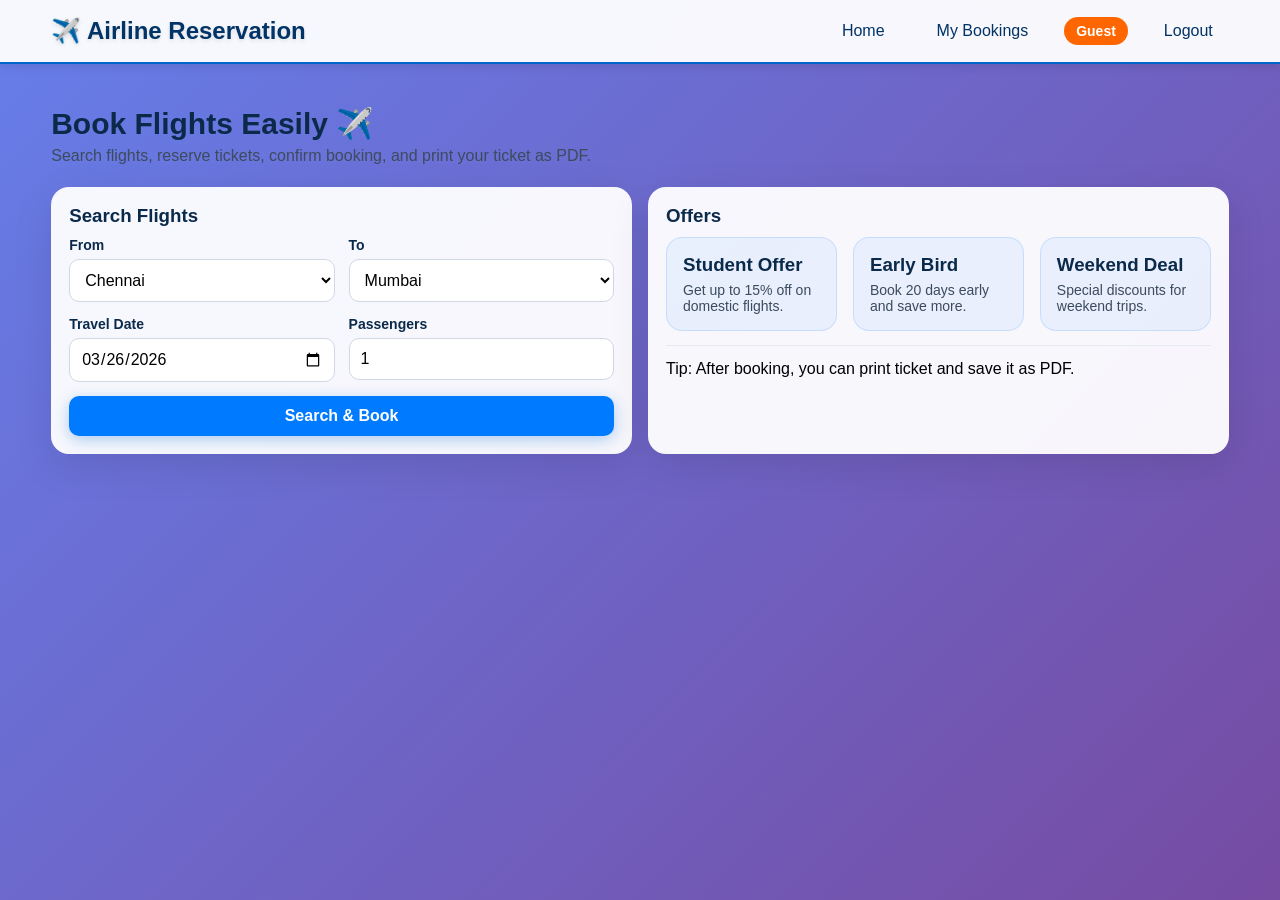
<file: index.html>
<!DOCTYPE html>
<html lang="en">
<head>
  <meta charset="UTF-8" />
  <meta name="viewport" content="width=device-width, initial-scale=1.0" />
  <title>Home - Airline Reservation</title>
  <link rel="stylesheet" href="/css/reset.css">
  <link rel="stylesheet" href="/css/layout.css">
  <link rel="stylesheet" href="/css/style.css">
</head>
<body onload="setNavUser()">

  <div class="animated-bg">
    <span></span><span></span><span></span><span></span>
    <span></span><span></span><span></span><span></span>
  </div>

  <div class="navbar">
    <div class="container nav-inner">
      <div class="brand">Airline Reservation</div>
      <div class="nav-links">
        <a href="index.html">Home</a>
        <a href="mybookings.html">My Bookings</a>
        <span class="badge-user" id="navUser">Guest</span>
        <a href="#" onclick="logout()">Logout</a>
      </div>
    </div>
  </div>

  <div class="page">
    <div class="container">
      <div class="hero">
        <h1>Book Flights Easily ✈️</h1>
        <p>Search flights, reserve tickets, confirm booking, and print your ticket as PDF.</p>
      </div>

      <div class="grid-2" style="margin-top:16px;">
        <div class="card fade-in">
          <h3 style="color:#0b2a4a;margin-bottom:10px;">Search Flights</h3>

          <form onsubmit="searchFlights(event)">
            <div class="form-grid">
              <div>
                <label class="form-label">From</label>
                <select class="form-control" id="fromCity" required>
                  <option value="Chennai">Chennai</option>
                  <option value="Mumbai">Mumbai</option>
                  <option value="Delhi">Delhi</option>
                  <option value="Bangalore">Bangalore</option>
                  <option value="Hyderabad">Hyderabad</option>
                  <option value="Singapore">Singapore</option>
                </select>
              </div>

              <div>
                <label class="form-label">To</label>
                <select class="form-control" id="toCity" required>
                  <option value="Mumbai">Mumbai</option>
                  <option value="Chennai">Chennai</option>
                  <option value="Delhi">Delhi</option>
                  <option value="Bangalore">Bangalore</option>
                  <option value="Hyderabad">Hyderabad</option>
                  <option value="Singapore">Singapore</option>
                </select>
              </div>

              <div>
                <label class="form-label">Travel Date</label>
                <input class="form-control" id="travelDate" type="date" value="2026-03-26" required>
              </div>

              <div>
                <label class="form-label">Passengers</label>
                <input class="form-control" id="seatCount" type="number" min="1" max="6" value="1" required>
              </div>

              <div class="full">
                <button class="btn-primary" type="submit" style="width:100%;">Search & Book</button>
              </div>
            </div>
          </form>
        </div>

        <!-- Flight Results Section -->
        <div class="card fade-in" id="flightResults" style="display:none;">
          <h3 style="color:#0b2a4a;margin-bottom:15px;">Available Flights</h3>
          <div id="flightsList"></div>
        </div>

        <div class="card fade-in">
          <h3 style="color:#0b2a4a;margin-bottom:10px;">Offers</h3>

          <div class="grid-3">
            <div class="offer">
              <h3>Student Offer</h3>
              <p>Get up to 15% off on domestic flights.</p>
            </div>
            <div class="offer">
              <h3>Early Bird</h3>
              <p>Book 20 days early and save more.</p>
            </div>
            <div class="offer">
              <h3>Weekend Deal</h3>
              <p>Special discounts for weekend trips.</p>
            </div>
          </div>

          <hr class="soft-line">
          <p class="small-text">Tip: After booking, you can print ticket and save it as PDF.</p>
        </div>
      </div>
    </div>
  </div>

<script src="/js/script.js"></script>
</body>
</html>
</file>
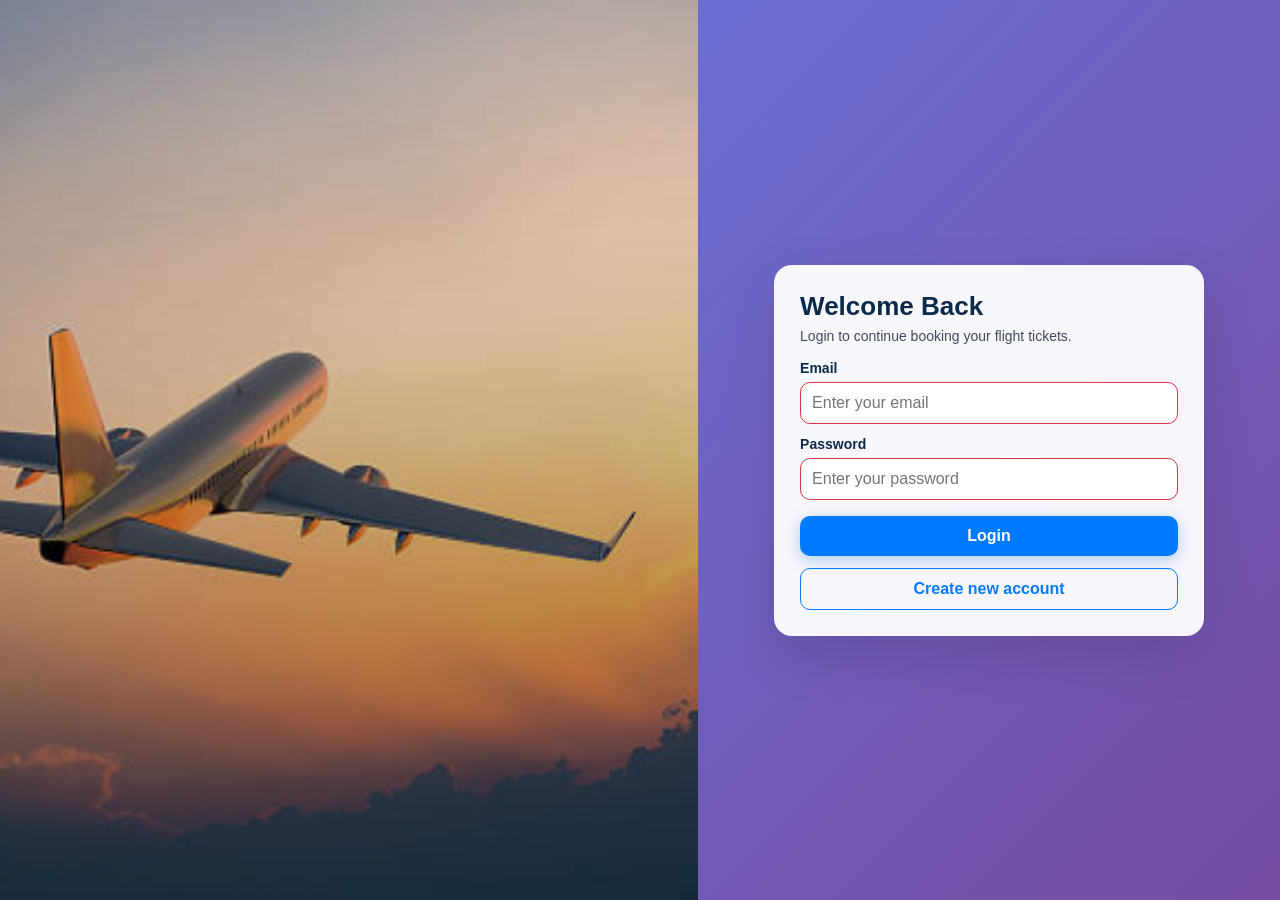
<file: confirm.html>
<!DOCTYPE html>
<html lang="en">
<head>
  <meta charset="UTF-8" />
  <meta name="viewport" content="width=device-width, initial-scale=1.0" />
  <title>Confirm Ticket - Airline Reservation</title>
  <link rel="stylesheet" href="/css/reset.css">
  <link rel="stylesheet" href="/css/layout.css">
  <link rel="stylesheet" href="/css/style.css">
</head>
<body onload="setNavUser(); loadConfirm();">

  <div class="animated-bg">
    <span></span><span></span><span></span><span></span>
    <span></span><span></span><span></span><span></span>
  </div>

  <div class="navbar">
    <div class="container nav-inner">
      <div class="brand">Airline Reservation</div>
      <div class="nav-links">
        <a href="index.html">Home</a>
        <a href="mybookings.html">My Bookings</a>
        <span class="badge-user" id="navUser">Guest</span>
        <a href="#" onclick="logout()">Logout</a>
      </div>
    </div>
  </div>

  <div class="page">
    <div class="container center-box">
      <div class="form-card fade-in">
        <h2 style="color:#0b2a4a;margin-bottom:6px;">Ticket Confirmed ✅</h2>
        <p class="small-text">Print ticket and save as PDF.</p>
        <hr class="soft-line"/>

        <div class="ticket-box" id="ticketArea">
          <div class="ticket-grid">
            <div><b>Ticket ID:</b> <span id="tId"></span></div>
            <div><b>User:</b> <span id="tUser"></span></div>

            <div class="full"><b>Passengers:</b></div>
            <div class="full" id="tPassengers"></div>

            <div><b>Route:</b> <span id="tRoute"></span></div>
            <div><b>Date:</b> <span id="tDate"></span></div>

            <div><b>Class:</b> <span id="tClass"></span></div>

            <div class="full"><b>Total Fare:</b> <span class="fare-big" id="tFare"></span></div>
            <div class="full"><b>Booked At:</b> <span id="tBooked"></span></div>
          </div>
        </div>

        <div class="ticket-bottom no-print" style="margin-top:18px;">
          <button class="btn-primary" onclick="printTicketPDF()">Print / Save PDF</button>
          <a class="btn-outline" href="mybookings.html">My Bookings</a>
        </div>
      </div>
    </div>
  </div>

<script src="/js/script.js"></script>
</body>
</html>
</file>
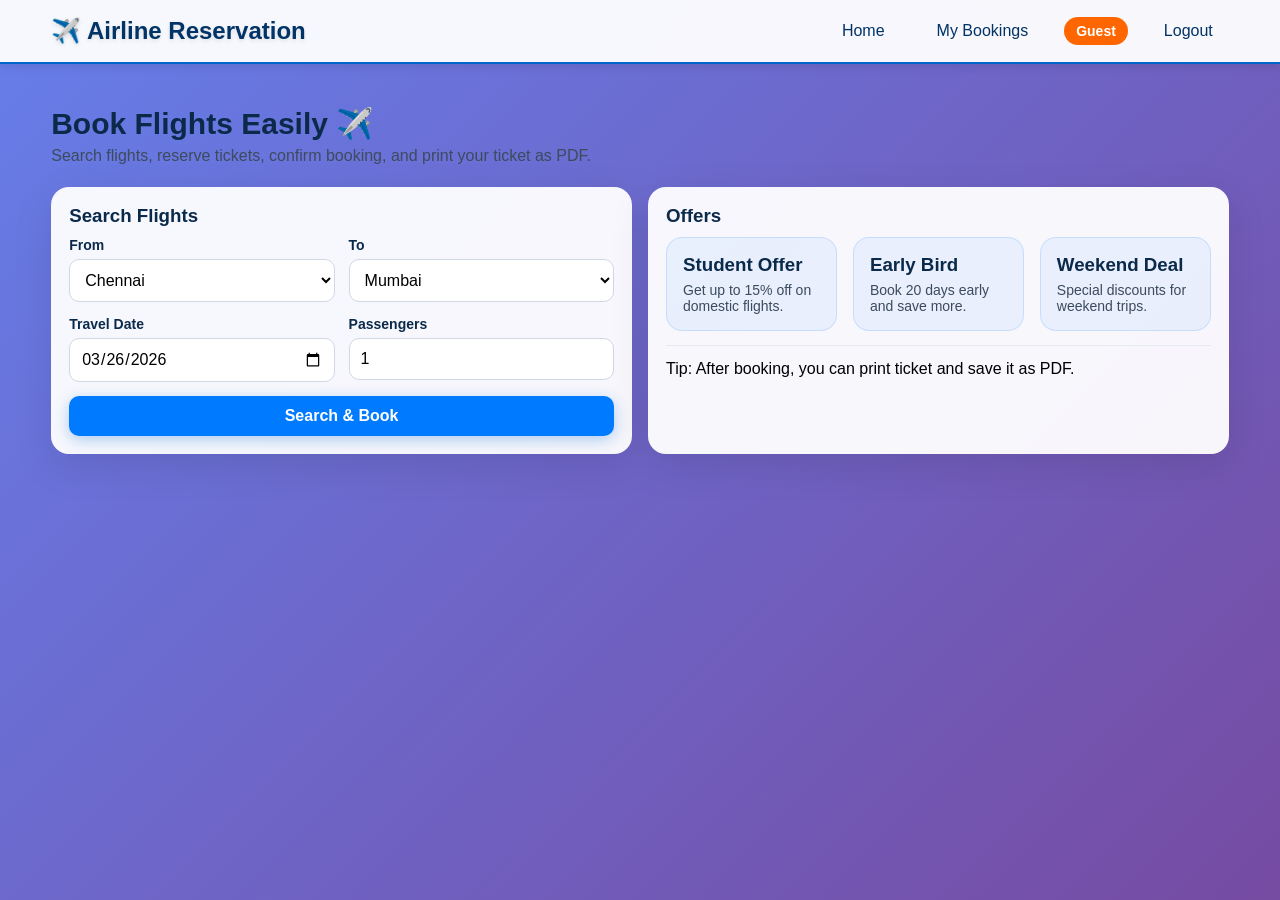
<file: flight_confirm.html>
<!DOCTYPE html>
<html lang="en">
<head>
  <meta charset="UTF-8" />
  <meta name="viewport" content="width=device-width, initial-scale=1.0" />
  <title>Confirm Flight - Airline Reservation</title>
  <link rel="stylesheet" href="/css/reset.css">
  <link rel="stylesheet" href="/css/layout.css">
  <link rel="stylesheet" href="/css/style.css">
</head>
<body onload="setNavUser(); loadConfirmation();">

  <div class="animated-bg">
    <span></span><span></span><span></span><span></span>
    <span></span><span></span><span></span><span></span>
  </div>

  <div class="navbar">
    <div class="container nav-inner">
      <div class="brand">Airline Reservation</div>
      <div class="nav-links">
        <a href="index.html">Home</a>
        <a href="mybookings.html">My Bookings</a>
        <span class="badge-user" id="navUser">Guest</span>
        <a href="#" onclick="logout()">Logout</a>
      </div>
    </div>
  </div>

  <div class="page">
    <div class="container center-box">
      <div class="form-card fade-in">
        <h2 style="color:#0b2a4a;margin-bottom:6px;">Confirm Your Flight</h2>
        <div id="flightDetails"></div>
        <hr class="soft-line"/>
        <h3 style="color:#0b2a4a;margin-bottom:10px;">Fare Summary</h3>
        <div class="price-box">
          <div>
            <div><b>Base Fare:</b> <span id="baseFare">₹0</span></div>
            <div><b>Tax:</b> <span id="taxFare">₹0</span></div>
          </div>
          <div>
            <div><b>Total:</b></div>
            <div class="fare-big" id="totalFare">₹0</div>
          </div>
        </div>
        <div style="margin-top:18px;display:flex;gap:10px;flex-wrap:wrap;">
          <button class="btn-primary" onclick="confirmBooking()">Confirm & Proceed to Booking</button>
          <a class="btn-outline" href="index.html">Change Flight</a>
        </div>
      </div>
    </div>
  </div>

<script src="/js/script.js"></script>
</body>
</html>
</file>
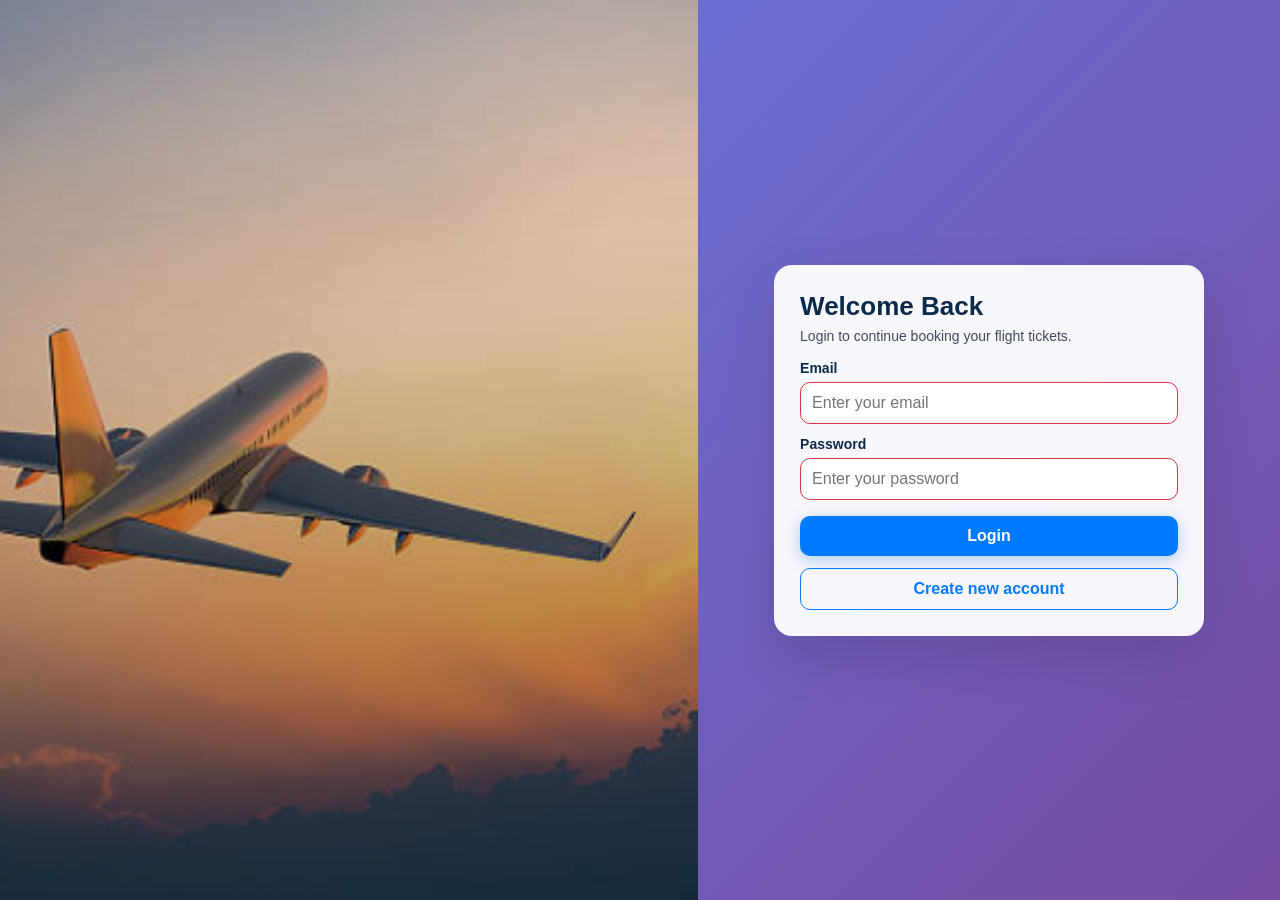
<file: login.html>
<!DOCTYPE html>
<html lang="en">
<head>
  <meta charset="UTF-8" />
  <meta name="viewport" content="width=device-width, initial-scale=1.0" />
  <title>Login - Airline Reservation</title>
  <link rel="stylesheet" href="/css/reset.css">
  <link rel="stylesheet" href="/css/layout.css">
  <link rel="stylesheet" href="/css/style.css">
</head>
<body>

  <div class="animated-bg">
    <span></span><span></span><span></span><span></span>
    <span></span><span></span><span></span><span></span>
  </div>

  <div class="auth-wrap">
    <!-- LEFT IMAGE -->
    <div class="auth-left">
      <img src="/images/login-side.jpg" alt="Login Image">
    </div>

    <!-- RIGHT FORM -->
    <div class="auth-right">
      <div class="auth-card">
        <div class="auth-title">Welcome Back</div>
        <div class="auth-sub">Login to continue booking your flight tickets.</div>

        <form onsubmit="loginUser(event)">
          <label class="form-label">Email</label>
          <input class="form-control" id="loginEmail" type="email" placeholder="Enter your email" required>

          <div style="height:12px;"></div>

          <label class="form-label">Password</label>
          <input class="form-control" id="loginPass" type="password" placeholder="Enter your password" required>

          <div style="height:16px;"></div>

          <button class="btn-primary" type="submit" style="width:100%;">Login</button>

          <div style="height:12px;"></div>

          <a class="btn-outline" href="register.html" style="width:100%;text-align:center;">Create new account</a>
        </form>
      </div>
    </div>
  </div>

<script src="/js/script.js"></script>
</body>
</html>
</file>
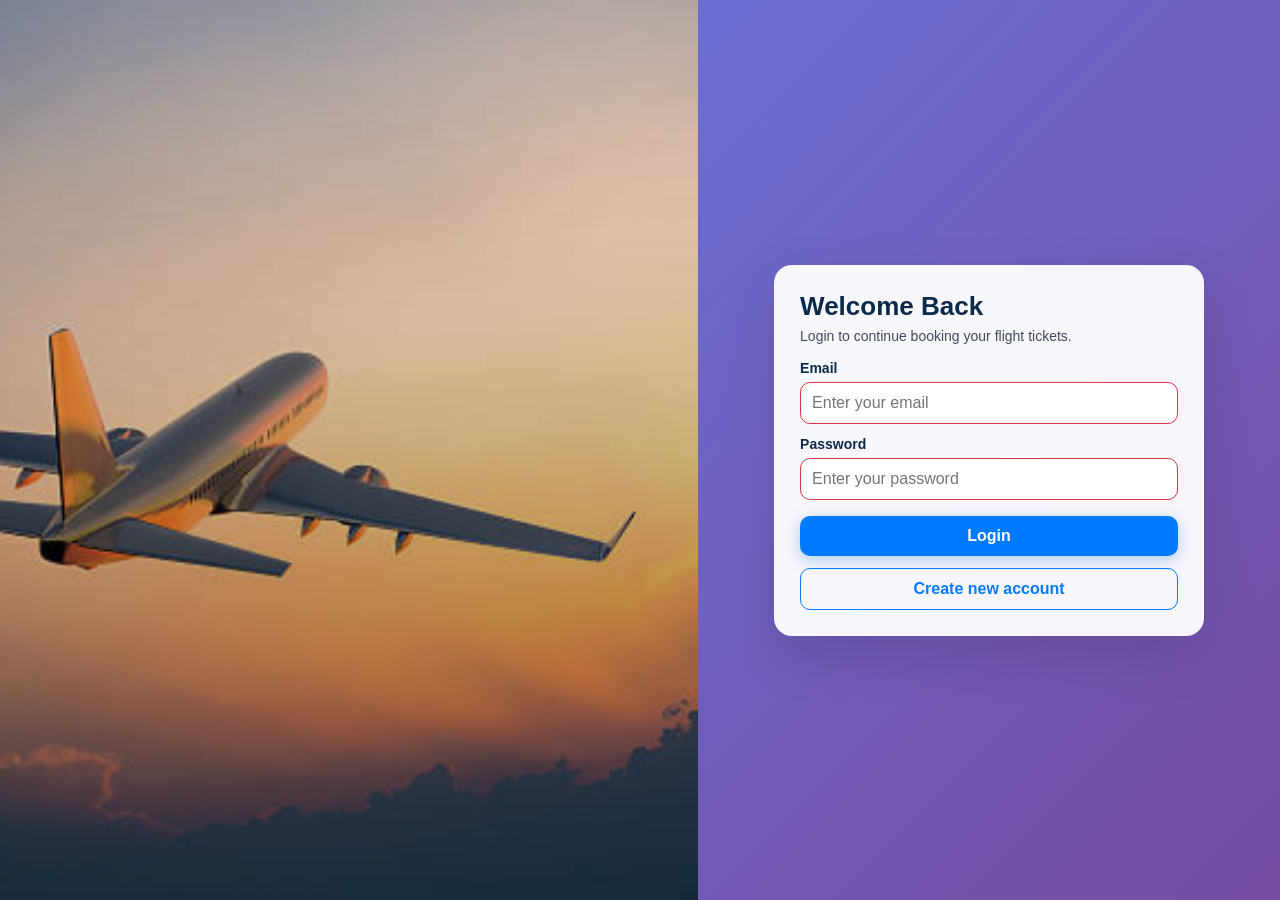
<file: mybookings.html>
<!DOCTYPE html>
<html lang="en">
<head>
  <meta charset="UTF-8" />
  <meta name="viewport" content="width=device-width, initial-scale=1.0" />
  <title>My Bookings - Airline Reservation</title>
  <link rel="stylesheet" href="/css/reset.css">
  <link rel="stylesheet" href="/css/layout.css">
  <link rel="stylesheet" href="/css/style.css">
</head>
<body onload="setNavUser(); loadMyBookings();">

  <div class="animated-bg">
    <span></span><span></span><span></span><span></span>
    <span></span><span></span><span></span><span></span>
  </div>

  <div class="navbar">
    <div class="container nav-inner">
      <div class="brand">Airline Reservation</div>
      <div class="nav-links">
        <a href="index.html">Home</a>
        <a href="mybookings.html">My Bookings</a>
        <span class="badge-user" id="navUser">Guest</span>
        <a href="#" onclick="logout()">Logout</a>
      </div>
    </div>
  </div>

  <div class="page">
    <div class="container center-box">
      <div class="form-card fade-in">
        <h2 style="color:#0b2a4a;margin-bottom:6px;">My Bookings</h2>
        <p class="small-text">View, print, or cancel tickets.</p>
        <hr class="soft-line"/>

        <div id="bookingsList"></div>
      </div>
    </div>
  </div>

<script src="/js/script.js"></script>
</body>
</html>
</file>
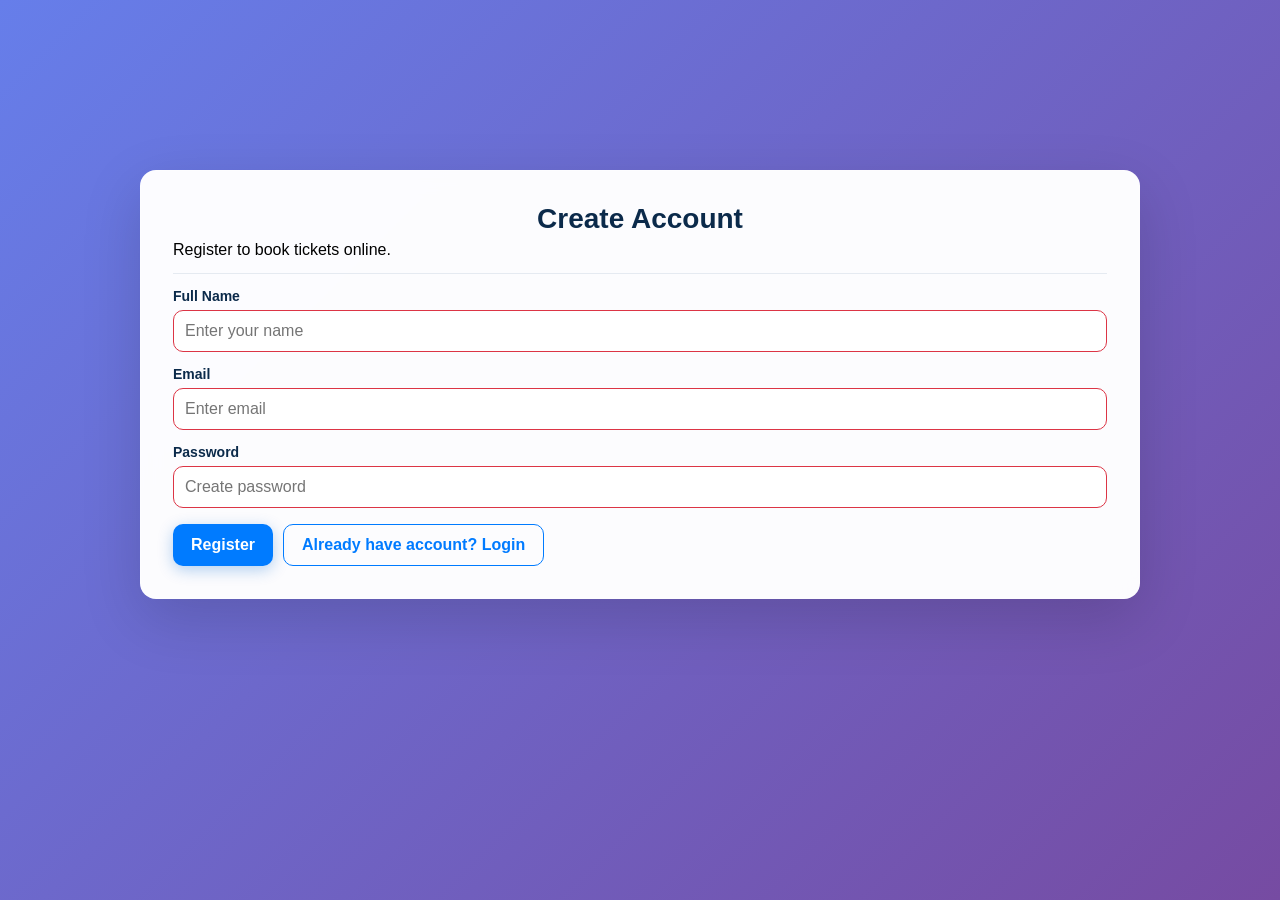
<file: register.html>
<!DOCTYPE html>
<html lang="en">
<head>
  <meta charset="UTF-8" />
  <meta name="viewport" content="width=device-width, initial-scale=1.0" />
  <title>Register - Airline Reservation</title>
  <link rel="stylesheet" href="/css/reset.css">
  <link rel="stylesheet" href="/css/layout.css">
  <link rel="stylesheet" href="/css/style.css">
</head>
<body>

  <div class="animated-bg">
    <span></span><span></span><span></span><span></span>
    <span></span><span></span><span></span><span></span>
  </div>

  <div class="page">
    <div class="container center-box">
      <div class="form-card fade-in">
        <h2 style="color:#0b2a4a;margin-bottom:6px;">Create Account</h2>
        <p class="small-text">Register to book tickets online.</p>
        <hr class="soft-line"/>

        <form onsubmit="registerUser(event)">
          <div class="form-grid">
            <div class="full">
              <label class="form-label">Full Name</label>
              <input class="form-control" id="regName" type="text" placeholder="Enter your name" required>
            </div>

            <div class="full">
              <label class="form-label">Email</label>
              <input class="form-control" id="regEmail" type="email" placeholder="Enter email" required>
            </div>

            <div class="full">
              <label class="form-label">Password</label>
              <input class="form-control" id="regPass" type="password" placeholder="Create password" required>
            </div>
          </div>

          <div style="margin-top:16px;display:flex;gap:10px;flex-wrap:wrap;">
            <button class="btn-primary" type="submit">Register</button>
            <a class="btn-outline" href="login.html">Already have account? Login</a>
          </div>
        </form>
      </div>
    </div>
  </div>

<script src="/js/script.js"></script>
</body>
</html>
</file>
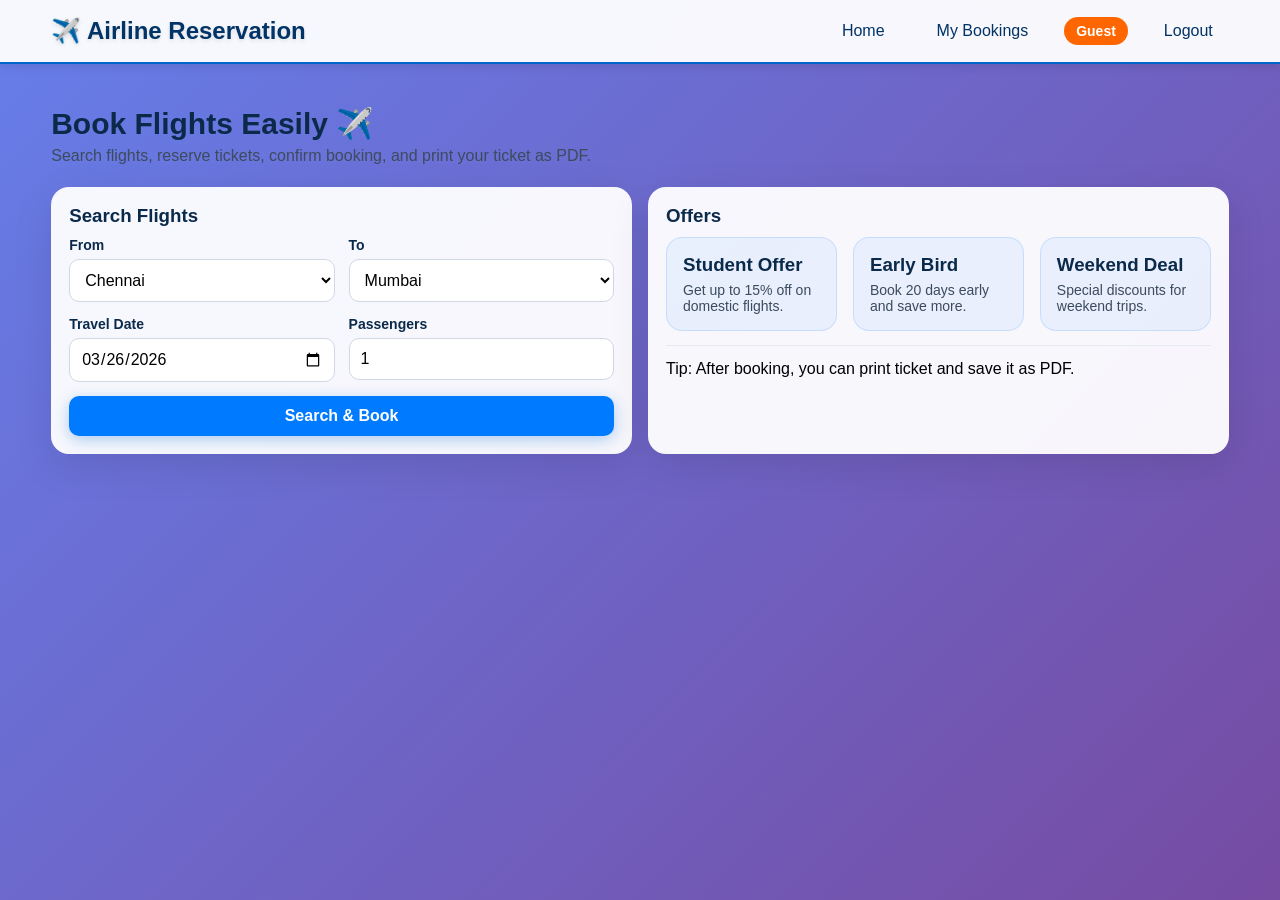
<file: reservation.html>
<!DOCTYPE html>
<html lang="en">
<head>
  <meta charset="UTF-8" />
  <meta name="viewport" content="width=device-width, initial-scale=1.0" />
  <title>Reservation - Airline Reservation</title>
  <link rel="stylesheet" href="/css/reset.css">
  <link rel="stylesheet" href="/css/layout.css">
  <link rel="stylesheet" href="/css/style.css">
</head>
<body onload="setNavUser(); loadReservation();">

  <div class="animated-bg">
    <span></span><span></span><span></span><span></span>
    <span></span><span></span><span></span><span></span>
  </div>

  <div class="navbar">
    <div class="container nav-inner">
      <div class="brand">Airline Reservation</div>
      <div class="nav-links">
        <a href="index.html">Home</a>
        <a href="mybookings.html">My Bookings</a>
        <span class="badge-user" id="navUser">Guest</span>
        <a href="#" onclick="logout()">Logout</a>
      </div>
    </div>
  </div>

  <div class="page">
    <div class="container center-box">
      <div class="form-card fade-in">
        <h2 style="color:#0b2a4a;margin-bottom:6px;">Ticket Reservation</h2>
        <p class="small-text" id="routeText">Route:</p>
        <hr class="soft-line"/>

        <div class="form-grid">
          <div id="passengerForms">
            <!-- Passenger forms will be generated here -->
          </div>

          <div class="full">
            <label class="form-label">Travel Class</label>
            <select class="form-control" id="travelClass" onchange="calcFare()">
              <option value="Economy">Economy</option>
              <option value="Business">Business</option>
              <option value="First">First Class</option>
            </select>
          </div>
        </div>

        <hr class="soft-line"/>

        <h3 style="color:#0b2a4a;margin-bottom:10px;">Fare Summary</h3>
        <div class="price-box">
          <div>
            <div><b>Base Fare:</b> <span id="baseFare">₹0</span></div>
            <div><b>Tax:</b> <span id="taxFare">₹0</span></div>
          </div>
          <div>
            <div><b>Total:</b></div>
            <div class="fare-big" id="totalFare">₹0</div>
          </div>
        </div>

        <div style="margin-top:18px;">
          <button class="btn-primary" type="button" onclick="sendOTP()">Send OTP to Phone</button>
        </div>

        <div id="otpSection" style="display:none;margin-top:18px;">
          <label class="form-label">Enter OTP sent to your phone</label>
          <input class="form-control" id="otpInput" type="text" placeholder="Enter 6-digit OTP" maxlength="6">
          <button class="btn-primary" type="button" onclick="verifyOTP()">Verify OTP</button>
        </div>

        <div id="bookSection" style="display:none;margin-top:18px;">
          <button class="btn-primary" type="button" onclick="proceedTicket()">Confirm & Book Ticket</button>
          <a class="btn-outline" href="index.html">Back</a>
        </div>
      </div>
    </div>
  </div>

<script src="/js/script.js"></script>
</body>
</html>
</file>
<file: css/layout.css>
.container{
  width: 92%;
  max-width: 1200px;
  margin: auto;
}

.navbar{
  position: sticky;
  top: 0;
  z-index: 20;
  background: rgba(255,255,255,0.88);
  backdrop-filter: blur(10px);
  border-bottom: 1px solid rgba(0,0,0,0.06);
}

.navbar .nav-inner{
  display:flex;
  justify-content:space-between;
  align-items:center;
  padding: 14px 0;
}

.brand{
  font-size: 20px;
  font-weight: 800;
  color:#0b2a4a;
}

.nav-links{
  display:flex;
  gap: 16px;
  align-items:center;
}

.nav-links a{
  color:#0b2a4a;
  font-weight:700;
  padding:8px 12px;
  border-radius:10px;
  transition:0.25s;
}

.nav-links a:hover{
  background: rgba(0,123,255,0.08);
}

.badge-user{
  padding: 6px 12px;
  border-radius: 999px;
  background: rgba(0,123,255,0.12);
  color:#0b2a4a;
  font-weight:800;
}

.page{
  padding: 24px 0 40px;
}
</file>
<file: css/style.css>
/* Airline Brand Colors */
:root {
  --primary-blue: #003366;
  --secondary-blue: #0066cc;
  --accent-orange: #ff6600;
  --light-gray: #f8f9fa;
  --dark-gray: #343a40;
  --success-green: #28a745;
  --warning-yellow: #ffc107;
  --danger-red: #dc3545;
}

/* Animated floating circles background */
.animated-bg {
  position: fixed;
  top: 0;
  left: 0;
  width: 100%;
  height: 100%;
  overflow: hidden;
  z-index: -1;
  background: linear-gradient(135deg, #667eea 0%, #764ba2 100%);
}

.animated-bg span {
  position: absolute;
  bottom: -150px;
  width: 40px;
  height: 40px;
  background: rgba(255, 255, 255, 0.1);
  border-radius: 50%;
  animation: rise 14s infinite ease-in;
}

.animated-bg span:nth-child(1) { left: 5%;  width: 60px; height: 60px; animation-duration: 12s; }
.animated-bg span:nth-child(2) { left: 15%; width: 30px; height: 30px; animation-duration: 10s; }
.animated-bg span:nth-child(3) { left: 25%; width: 90px; height: 90px; animation-duration: 16s; }
.animated-bg span:nth-child(4) { left: 35%; width: 45px; height: 45px; animation-duration: 14s; }
.animated-bg span:nth-child(5) { left: 50%; width: 70px; height: 70px; animation-duration: 18s; }
.animated-bg span:nth-child(6) { left: 65%; width: 35px; height: 35px; animation-duration: 11s; }
.animated-bg span:nth-child(7) { left: 80%; width: 110px; height: 110px; animation-duration: 20s; }
.animated-bg span:nth-child(8) { left: 92%; width: 55px; height: 55px; animation-duration: 13s; }

@keyframes rise {
  0%   { transform: translateY(0) scale(1); opacity: 0.1; }
  50%  { opacity: 0.3; }
  100% { transform: translateY(-1200px) scale(1.3); opacity: 0; }
}

/* Airline Branding */
.brand {
  font-size: 24px;
  font-weight: bold;
  color: var(--primary-blue);
  text-shadow: 0 2px 4px rgba(0,0,0,0.1);
}

.brand::before {
  content: "✈️ ";
}

/* Enhanced Navbar */
.navbar {
  background: rgba(255, 255, 255, 0.95);
  backdrop-filter: blur(10px);
  border-bottom: 2px solid var(--secondary-blue);
  box-shadow: 0 2px 10px rgba(0,0,0,0.1);
}

.nav-links {
  display: flex;
  gap: 20px;
  align-items: center;
}

.nav-links a {
  color: var(--primary-blue);
  text-decoration: none;
  font-weight: 500;
  padding: 8px 16px;
  border-radius: 6px;
  transition: all 0.3s ease;
}

.nav-links a:hover {
  background: var(--secondary-blue);
  color: white;
}

.badge-user {
  background: var(--accent-orange);
  color: white;
  padding: 6px 12px;
  border-radius: 20px;
  font-size: 14px;
  font-weight: bold;
}

/* Form + UI Enhancements */
.center-box {
  display: flex;
  justify-content: center;
  min-height: 80vh;
  align-items: center;
}

.form-card {
  width: 90%;
  max-width: 1000px;
  background: rgba(255, 255, 255, 0.98);
  padding: 32px;
  border-radius: 16px;
  box-shadow: 0 20px 60px rgba(0, 0, 0, 0.15);
  border: 1px solid rgba(255, 255, 255, 0.2);
  backdrop-filter: blur(10px);
}

.form-card h2 {
  color: var(--primary-blue);
  font-size: 28px;
  margin-bottom: 8px;
  text-align: center;
}

.auth-card h2 {
  color: var(--primary-blue);
  font-size: 24px;
  margin-bottom: 8px;
  text-align: center;
}

.form-label {
  display: block;
  margin-bottom: 6px;
  font-weight: 600;
  color: var(--dark-gray);
  font-size: 14px;
}

.form-control {
  width: 100%;
  padding: 12px 16px;
  border: 2px solid #e1e5e9;
  border-radius: 8px;
  font-size: 16px;
  transition: all 0.3s ease;
  background: white;
}

.form-control:focus {
  outline: none;
  border-color: var(--secondary-blue);
  box-shadow: 0 0 0 3px rgba(0, 102, 204, 0.1);
}

.form-control:invalid {
  border-color: var(--danger-red);
}

/* Button Styles */
.btn-primary {
  background: linear-gradient(135deg, var(--secondary-blue), var(--primary-blue));
  color: white;
  border: none;
  padding: 14px 28px;
  border-radius: 8px;
  font-size: 16px;
  font-weight: 600;
  cursor: pointer;
  transition: all 0.3s ease;
  box-shadow: 0 4px 15px rgba(0, 102, 204, 0.3);
}

.btn-primary:hover {
  transform: translateY(-2px);
  box-shadow: 0 6px 20px rgba(0, 102, 204, 0.4);
}

.btn-outline {
  background: transparent;
  color: var(--primary-blue);
  border: 2px solid var(--primary-blue);
  padding: 12px 24px;
  border-radius: 8px;
  font-size: 16px;
  font-weight: 600;
  cursor: pointer;
  transition: all 0.3s ease;
}

.btn-outline:hover {
  background: var(--primary-blue);
  color: white;
  transform: translateY(-1px);
}

/* Ticket Styling */
.ticket-box {
  background: linear-gradient(135deg, #f8f9fa, #e9ecef);
  border: 2px solid var(--secondary-blue);
  border-radius: 12px;
  padding: 20px;
  margin: 10px 0;
  position: relative;
  overflow: hidden;
}

.ticket-box::before {
  content: "";
  position: absolute;
  top: 50%;
  left: -20px;
  width: 40px;
  height: 40px;
  background: white;
  border-radius: 50%;
  transform: translateY(-50%);
  border: 2px solid var(--secondary-blue);
}

.ticket-box::after {
  content: "";
  position: absolute;
  top: 50%;
  right: -20px;
  width: 40px;
  height: 40px;
  background: white;
  border-radius: 50%;
  transform: translateY(-50%);
  border: 2px solid var(--secondary-blue);
}

.ticket-grid {
  display: grid;
  grid-template-columns: repeat(auto-fit, minmax(200px, 1fr));
  gap: 12px;
  margin-bottom: 16px;
}

.ticket-bottom {
  display: flex;
  gap: 12px;
  justify-content: flex-end;
  margin-top: 16px;
}

/* Price Box */
.price-box {
  background: linear-gradient(135deg, var(--primary-blue), var(--secondary-blue));
  color: white;
  padding: 20px;
  border-radius: 12px;
  display: flex;
  justify-content: space-between;
  align-items: center;
  margin: 20px 0;
}

.fare-big {
  font-size: 28px;
  font-weight: bold;
  color: var(--accent-orange);
}

/* Status Indicators */
.status-confirmed {
  background: var(--success-green);
  color: white;
  padding: 4px 8px;
  border-radius: 4px;
  font-size: 12px;
  font-weight: bold;
}

.status-pending {
  background: var(--warning-yellow);
  color: black;
  padding: 4px 8px;
  border-radius: 4px;
  font-size: 12px;
  font-weight: bold;
}

/* Flight Cards */
.flight-card {
  background: white;
  border: 2px solid #e1e5e9;
  border-radius: 12px;
  padding: 20px;
  margin-bottom: 16px;
  transition: all 0.3s ease;
  box-shadow: 0 2px 8px rgba(0,0,0,0.1);
}

.flight-card:hover {
  border-color: var(--secondary-blue);
  box-shadow: 0 4px 16px rgba(0,0,0,0.15);
  transform: translateY(-2px);
}

.flight-header {
  display: flex;
  justify-content: space-between;
  align-items: center;
  margin-bottom: 12px;
}

.airline-info h4 {
  margin: 0;
  color: var(--primary-blue);
  font-size: 18px;
}

.flight-class {
  background: var(--accent-orange);
  color: white;
  padding: 2px 8px;
  border-radius: 4px;
  font-size: 12px;
  font-weight: bold;
}

.flight-times {
  display: flex;
  align-items: center;
  gap: 20px;
  text-align: center;
}

.flight-times .time {
  font-size: 18px;
  font-weight: bold;
  color: var(--dark-gray);
}

.flight-times .duration {
  color: #6c757d;
  font-size: 14px;
  padding: 4px 8px;
  background: #f8f9fa;
  border-radius: 4px;
}

.flight-route {
  display: flex;
  justify-content: space-between;
  align-items: center;
  margin-bottom: 16px;
  padding: 8px 0;
  border-top: 1px solid #e1e5e9;
  border-bottom: 1px solid #e1e5e9;
}

.flight-route span:first-child {
  font-weight: bold;
  color: var(--primary-blue);
}

.date {
  color: #6c757d;
  font-size: 14px;
}

.flight-footer {
  display: flex;
  justify-content: space-between;
  align-items: center;
}

.flight-footer .price {
  font-size: 20px;
  font-weight: bold;
  color: var(--primary-blue);
}

.flight-footer small {
  color: #6c757d;
  font-size: 14px;
}

.form-grid {
  display: grid;
  grid-template-columns: 1fr 1fr;
  gap: 14px;
}

.form-grid .full {
  grid-column: 1 / -1;
}

.form-label {
  display: block;
  font-weight: bold;
  margin-bottom: 6px;
  color:#0b2a4a;
}

.form-control {
  width: 100%;
  padding: 11px;
  border: 1px solid #cfd8e3;
  border-radius: 10px;
  outline: none;
  transition: 0.25s;
}

.form-control:focus {
  border-color: #007bff;
  box-shadow: 0 0 0 3px rgba(0, 123, 255, 0.2);
}

.btn-primary {
  background: #007bff;
  border: none;
  color: white;
  padding: 11px 18px;
  border-radius: 10px;
  cursor: pointer;
  font-weight: bold;
  transition: 0.25s;
}

.btn-primary:hover {
  transform: translateY(-2px);
  box-shadow: 0 10px 22px rgba(0, 123, 255, 0.25);
}

.btn-outline {
  display: inline-block;
  padding: 11px 18px;
  border-radius: 10px;
  border: 1px solid #007bff;
  color: #007bff;
  font-weight: bold;
  background: transparent;
  cursor: pointer;
  text-decoration: none;
  transition: 0.25s;
}

.btn-outline:hover {
  background: rgba(0, 123, 255, 0.08);
}

.soft-line {
  border: none;
  border-top: 1px solid #e5eaf1;
  margin: 14px 0;
}

.price-box {
  display: flex;
  justify-content: space-between;
  align-items: center;
  padding: 12px 14px;
  border: 1px dashed #007bff;
  border-radius: 12px;
  background: rgba(0, 123, 255, 0.05);
}

.ticket-box {
  border: 1px solid #dfe7f2;
  border-radius: 14px;
  padding: 18px;
  background: rgba(255, 255, 255, 0.95);
}

.ticket-grid {
  display: grid;
  grid-template-columns: 1fr 1fr;
  gap: 10px;
}

.ticket-bottom {
  display: flex;
  justify-content: space-between;
  align-items: center;
  gap: 12px;
  flex-wrap: wrap;
}

.fare-big {
  font-size: 20px;
  font-weight: bold;
  color: #007bff;
}

.ticket-id {
  font-weight: bold;
  color: #222;
  letter-spacing: 1px;
}

/* Login split page */
.auth-wrap{
  min-height: 100vh;
  display: grid;
  grid-template-columns: 1.2fr 1fr;
}

.auth-left{
  position: relative;
  overflow: hidden;
}

.auth-left img{
  width: 100%;
  height: 100%;
  object-fit: cover;
  display:block;
}

.auth-left::after{
  content:"";
  position:absolute;
  inset:0;
  background: linear-gradient(to bottom, rgba(0,0,0,0.05), rgba(0,0,0,0.35));
}

.auth-right{
  display:flex;
  justify-content:center;
  align-items:center;
  padding: 22px;
}

.auth-card{
  width: 100%;
  max-width: 430px;
  background: rgba(255,255,255,0.95);
  border-radius: 18px;
  padding: 26px;
  box-shadow: 0 18px 55px rgba(0,0,0,0.12);
  animation: fadeIn 0.7s ease-in-out;
}

.auth-title{
  font-size: 26px;
  font-weight: 900;
  color:#0b2a4a;
  margin-bottom: 6px;
}

.auth-sub{
  color:#3c4b5d;
  margin-bottom: 16px;
  font-size: 14px;
}

/* Home page cards */
.hero{
  padding: 18px 0 6px;
}

.hero h1{
  font-size: 30px;
  color:#0b2a4a;
  margin-bottom: 6px;
}

.hero p{
  color:#3c4b5d;
}

.card{
  background: rgba(255,255,255,0.95);
  border-radius: 18px;
  padding: 18px;
  box-shadow: 0 12px 40px rgba(0,0,0,0.10);
}

.grid-2{
  display:grid;
  grid-template-columns: 1fr 1fr;
  gap: 16px;
}

.grid-3{
  display:grid;
  grid-template-columns: repeat(3, 1fr);
  gap: 16px;
}

.offer{
  border: 1px solid rgba(0,123,255,0.15);
  background: rgba(0,123,255,0.06);
  border-radius: 16px;
  padding: 16px;
}

.offer h3{
  color:#0b2a4a;
  margin-bottom: 6px;
}

.offer p{
  color:#3c4b5d;
  font-size: 14px;
}

/* Print ticket as PDF */
@media print{
  body{ background:#fff !important; }
  .navbar, .animated-bg, .no-print{ display:none !important; }
  .ticket-box{ box-shadow:none !important; border:1px solid #999 !important; }
}
</file>
